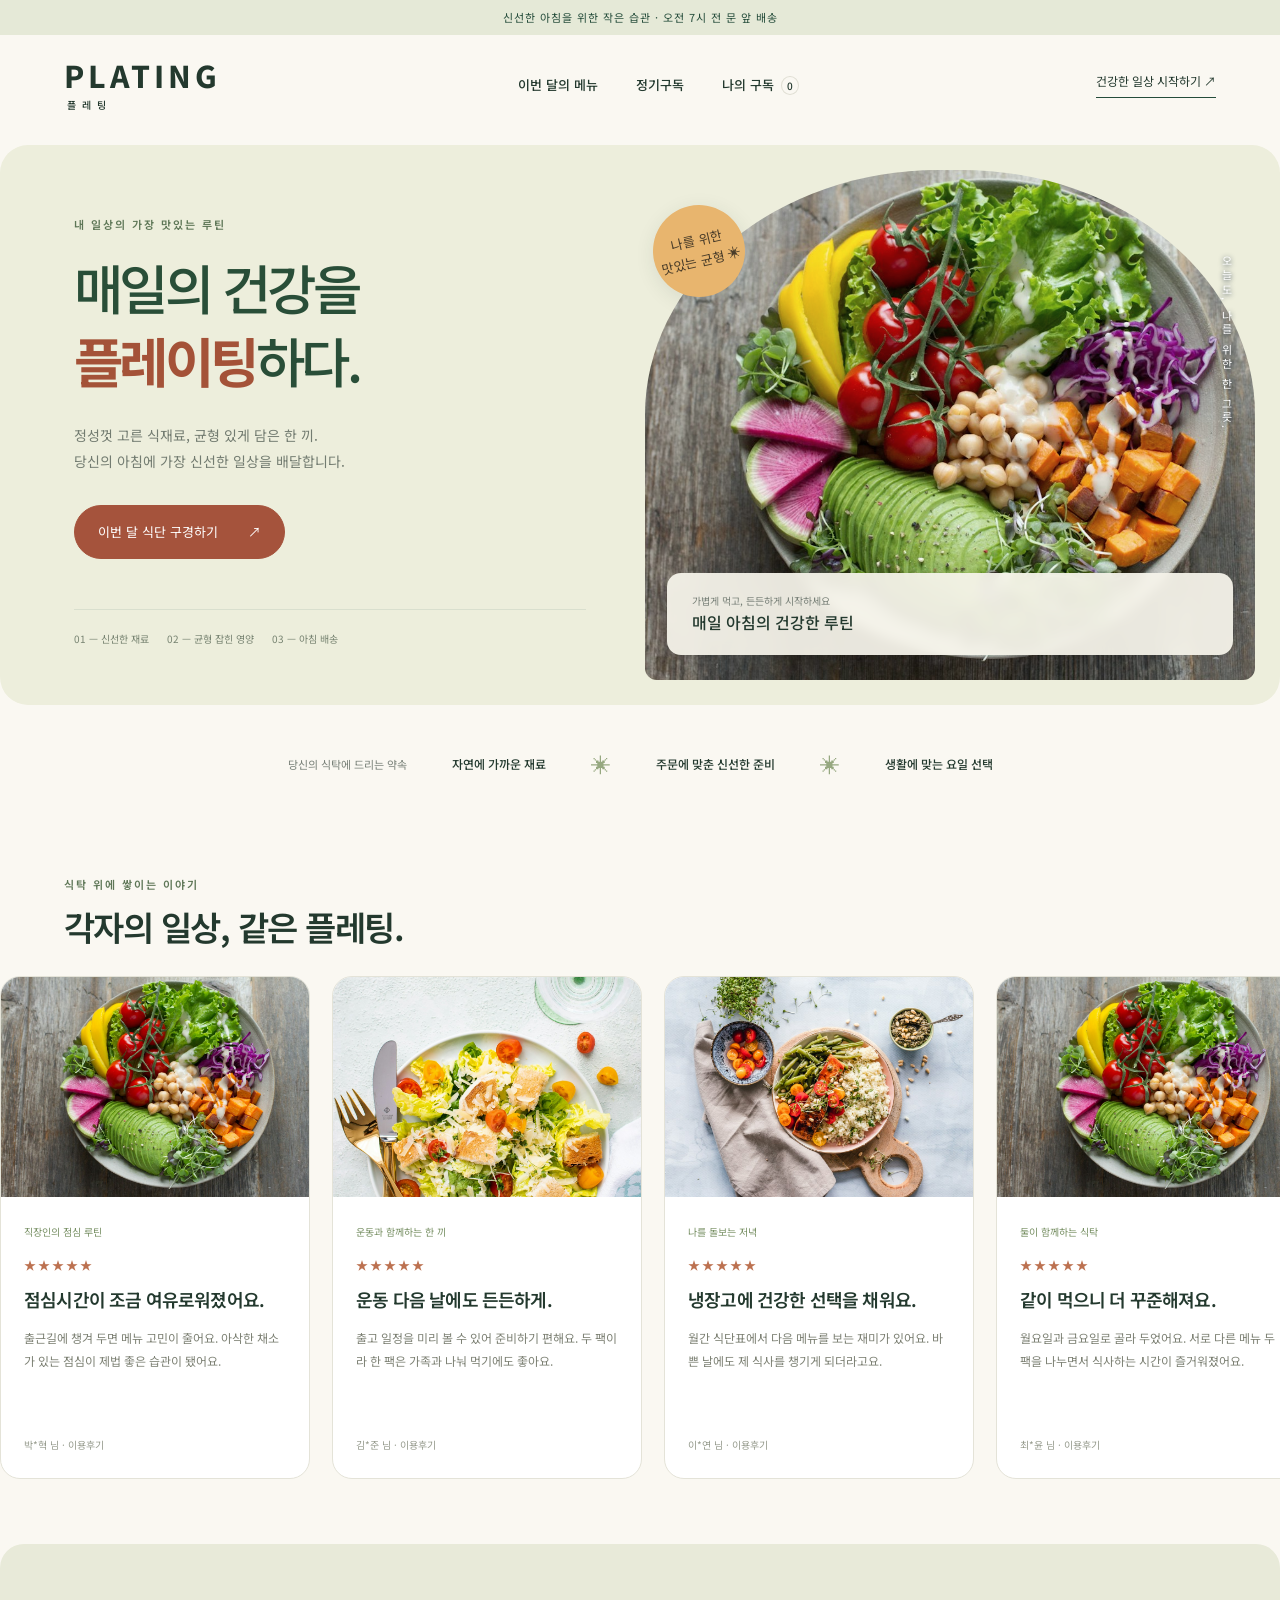
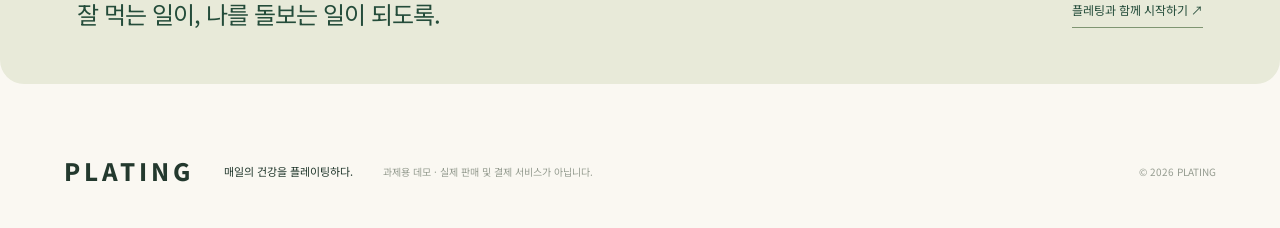
<file: plating/index.html>
<!doctype html>
<html lang="ko"><head><meta charset="UTF-8"><meta name="viewport" content="width=device-width, initial-scale=1"><meta name="description" content="플레팅의 신선한 건강식과 나만의 정기구독"><title>PLATING · 매일의 건강을 플레이팅하다</title><link rel="stylesheet" href="style.css"><script defer src="products.js"></script><script defer src="delivery-config.js"></script><script defer src="delivery.js"></script><script defer src="subscription.js"></script><script defer src="views.js"></script></head>
<body><div class="announcement">신선한 아침을 위한 작은 습관 · 오전 7시 전 문 앞 배송</div><header><a class="logo" href="index.html">PLATING<span>플레팅</span></a><nav aria-label="주 메뉴"><a href="index.html?page=menu">이번 달의 메뉴</a><a href="index.html?page=subscribe">정기구독</a><a href="index.html?page=history">나의 구독 <span id="count">0</span></a></nav><a class="header-cta" href="index.html?page=subscribe">건강한 일상 시작하기 ↗</a></header>
<main><section class="hero" data-page="home"><div class="hero-copy"><p class="eyebrow">내 일상의 가장 맛있는 루틴</p><h1>매일의 건강을<br><em>플레이팅</em>하다.</h1><p class="hero-description">정성껏 고른 식재료, 균형 있게 담은 한 끼.<br>당신의 아침에 가장 신선한 일상을 배달합니다.</p><a class="button" href="index.html?page=menu">이번 달 식단 구경하기 <span>↗</span></a><div class="hero-foot"><span>01 — 신선한 재료</span><span>02 — 균형 잡힌 영양</span><span>03 — 아침 배송</span></div></div><div class="hero-image"><span class="hero-stamp">나를 위한<br>맛있는 균형 ✳</span><img src="assets/photo-1512621776951-a57141f2eefd.jpg" alt="싱싱한 채소와 다채로운 재료로 만든 샐러드"><span class="image-note">오늘도, 나를 위한 한 그릇.</span><div class="floating-label"><span>가볍게 먹고, 든든하게 시작하세요</span><strong>매일 아침의 건강한 루틴</strong></div></div></section>
<section class="brand-strip" data-page="home"><span>당신의 식탁에 드리는 약속</span><strong>자연에 가까운 재료</strong><i>✳</i><strong>주문에 맞춘 신선한 준비</strong><i>✳</i><strong>생활에 맞는 요일 선택</strong></section>
<section class="section monthly-page" id="monthly-page" data-page="menu" hidden><div class="page-intro"><p class="eyebrow">한 달의 맛있는 리듬</p><h1>이번 달의 메뉴</h1><p>매일 달라지는 두 가지 샐러드. 달력에서 미리 만나보세요.</p></div><div class="calendar-toolbar"><div class="month-navigation"><button type="button" id="previous-month" aria-label="이전 달">←</button><h2 id="calendar-title" aria-live="polite"></h2><button type="button" id="next-month" aria-label="다음 달">→</button></div><button class="secondary" id="current-month" type="button">이번 달</button></div><div class="calendar-legend"><span>● 월·수·금 구독 출고</span><span>화·목·토·일은 배송하지 않습니다.</span></div><div class="calendar-scroll" tabindex="0" aria-label="월간 식단 달력, 작은 화면에서는 좌우로 스크롤하세요"><table class="menu-calendar"><caption class="sr-only">월간 일별 샐러드 식단</caption><thead><tr><th scope="col">월</th><th scope="col">화</th><th scope="col">수</th><th scope="col">목</th><th scope="col">금</th><th scope="col">토</th><th scope="col">일</th></tr></thead><tbody id="calendar-body"></tbody></table></div><p class="small muted">월·수·금 출고일에만 메뉴를 자동 편성한 과제용 식단입니다. 출고일당 2팩이며, 아래 상품 상세에서 재료와 영양정보를 확인하세요.</p><a class="button calendar-cta" href="index.html?page=subscribe">요일 선택하고 구독하기 ↗</a></section><section class="section" id="menu" data-page="menu" hidden><div class="section-heading"><div><p class="eyebrow">정성을 담은 오늘의 메뉴</p><h2>맛있게, 가볍게, 균형 있게.</h2></div><p>샐러드부터 든든한 한 끼까지.<br>일상에 맞는 건강함을 골라보세요.</p></div><div class="filters" id="filters" aria-label="상품 카테고리"></div><div class="product-grid" id="products"></div><p class="small muted">상품 및 영양정보는 과제용 샘플입니다. 사진은 연출 이미지로 실제 구성과 다를 수 있습니다.</p></section>
<section class="subscription-section" id="subscribe" data-page="subscribe" hidden><div class="section-heading"><div><p class="eyebrow">나에게 맞추는 건강한 습관</p><h2>당신만의 식단을 시작하세요.</h2></div><p>고정 식단표를 확인하고, 원하는 요일만 선택하세요.<br>결제 없이 구독 신청을 체험할 수 있어요.</p></div><form id="subscription-form"><div class="form-main"><div class="step-title"><span>01</span><h3>나의 구독 구성</h3></div><fieldset class="plan-field"><legend>얼마나 자주 받아볼까요?</legend><div class="option-grid frequency-options">
<label class="option-card"><input type="radio" name="frequency" value="1"><span><strong>주 1회</strong><small>일주일에 2팩</small></span></label>
<label class="option-card"><input type="radio" name="frequency" value="2" checked><span><strong>주 2회</strong><small>일주일에 4팩</small></span></label>
<label class="option-card"><input type="radio" name="frequency" value="3"><span><strong>주 3회</strong><small>일주일에 6팩</small></span></label>
</div></fieldset>
<fieldset class="plan-field"><legend>구독 플랜을 선택해 주세요</legend><div class="option-grid week-options">
<label class="option-card"><input type="radio" name="weeks" value="1"><span><strong>1주 플랜</strong><small>가볍게 시작하기</small></span></label>
<label class="option-card"><input type="radio" name="weeks" value="2"><span><strong>2주 플랜</strong><small>일상에 익숙해지기</small></span></label>
<label class="option-card"><input type="radio" name="weeks" value="3"><span><strong>3주 플랜</strong><small>건강한 루틴 만들기</small></span></label>
<label class="option-card popular-option"><input type="radio" name="weeks" value="4" checked><span><small class="popular-badge">가장 많이 선택한 옵션</small><strong>4주 플랜</strong><small>꾸준히 챙기는 한 달</small></span></label>
</div><p class="small muted">인기 옵션 표시는 과제용 디자인 예시이며 실제 주문 통계가 아닙니다.</p></fieldset>
<fieldset class="plan-field"><legend>받고 싶은 요일을 선택해 주세요 <span id="weekday-hint" class="muted small"></span></legend><div class="option-grid weekday-options">
<label class="option-card"><input type="checkbox" name="weekday" value="1" checked><span><strong>월요일</strong><small>산뜻한 한 주의 시작</small></span></label>
<label class="option-card"><input type="checkbox" name="weekday" value="3" checked><span><strong>수요일</strong><small>주중의 든든한 균형</small></span></label>
<label class="option-card"><input type="checkbox" name="weekday" value="5"><span><strong>금요일</strong><small>가볍게 맞는 주말</small></span></label>
</div></fieldset>
<div class="weekly-menu-heading"><div><p class="eyebrow">메뉴 고민 없이, 요일만 선택하세요</p><h3>첫 출고 주의 식단 미리보기</h3></div><span class="pill">출고 1회당 샐러드 2팩</span></div><div id="weekly-menu" class="weekly-menu-grid"></div>
<p class="small muted">기본 식단은 월간 캘린더와 같습니다. 아래 날짜별 출고 일정에서 기본 메뉴를 유지하거나 대체 샐러드 2팩을 선택할 수 있습니다. 같은 상품 2팩도 가능합니다.</p>
<fieldset class="allergen-panel"><legend>⚠ 확인할 알레르기 성분 <span class="muted small">해당 성분이 포함된 메뉴는 빨간색으로 안내합니다. 기본 그대로 주문하거나, 아래 출고 일정에서 대체 샐러드 두 팩을 골라보세요.</span></legend><div id="allergens" class="check-row"></div><div id="allergy-warning" class="allergy-warning" role="status" aria-live="polite" hidden></div></fieldset>
<label class="start-date-label">구독 시작일<input type="date" name="start" required><small>선택한 날짜 이후 첫 선택 요일부터 시작하며, 7일을 1주로 계산합니다.</small></label>
<div class="schedule-header"><h4>나의 출고 일정 · 메뉴 변경</h4><span class="small muted">기본 식단 유지 또는 대체 2팩 선택</span></div><div id="schedule"></div><p class="form-error" id="menu-error" role="alert"></p><div class="step-title"><span>02</span><h3>배송받을 정보</h3></div><div class="form-grid"><label>이름<input name="customer" required maxlength="40" autocomplete="name" placeholder="받으시는 분 성함"></label><label>연락처<input name="phone" type="tel" required pattern="[0-9+ ()-]{9,20}" autocomplete="tel" placeholder="010-1234-5678"></label></div><section class="delivery-check" aria-labelledby="delivery-title"><p class="eyebrow">플레팅 배송지역 확인</p><h3 id="delivery-title">더 많은 곳보다, 더 신선하게.</h3><p>플레팅은 고객님께 가장 신선한 한 끼를 전해드리기 위해 배송지역을 한정하여 운영합니다.</p><span class="delivery-area-badge">대구 동구 · 중구 · 수성구 일부 · 북구 일부</span><p class="small muted">수성구 파동과 북구 칠곡권역은 제외됩니다. 출고는 월·수·금에만 진행합니다.</p><label for="delivery-address">배송지 도로명 또는 지번 주소</label><div class="address-search-row"><input id="delivery-address" name="address" required maxlength="250" autocomplete="street-address" placeholder="예: 대구광역시 동구 아양로 207"><button id="address-search-button" class="button" type="button">배송지 확인</button></div><div id="address-candidates" class="address-candidates"></div><div id="delivery-map" class="delivery-map" role="region" aria-label="검색한 배송지의 카카오 지도">주소 확인 후 검색한 위치가 지도에 표시됩니다.</div><div id="delivery-result" class="delivery-result unchecked" role="status" aria-live="polite">배송 주소를 검색하고 배송 가능 여부를 확인해 주세요.</div><p id="delivery-region" class="small muted"></p><label>상세 주소<input name="addressDetail" maxlength="120" autocomplete="address-line2" placeholder="동·호수 등 상세 주소 (선택)"></label><p class="small muted">주소 검색 시 입력 주소와 좌표는 카카오 API로 전송됩니다. 이름·연락처와 구독 내역은 이 브라우저에만 저장됩니다.</p><details class="delivery-api-help"><summary>카카오 API 설정 및 배송지역 테스트</summary><p>등록할 현재 JavaScript SDK 도메인: <code id="kakao-origin"></code></p><label>카카오 JavaScript 키<input id="kakao-key" type="password" autocomplete="off" placeholder="발급받은 JavaScript 키 · 저장하지 않습니다"></label><p><strong>‘카카오 지도 설정이 필요합니다’ 안내는 JavaScript 키가 입력되지 않았다는 뜻입니다.</strong> 키는 delivery-config.js에서도 설정할 수 있습니다. 카카오 Developers → 내 애플리케이션 → 앱 생성 → 앱 설정 → 앱 → 플랫폼 키에서 JavaScript 키를 확인하세요. 해당 키의 JavaScript SDK 도메인에 현재 주소의 출처(예: http://127.0.0.1:5500)를 등록하고, 키를 위 입력란에 붙여 넣은 뒤 배송지 확인을 다시 누르세요. 파일 더블클릭 대신 Live Server로 실행해야 합니다.</p><a href="https://apis.map.kakao.com/web/guide/" target="_blank" rel="noopener">공식 설정 안내 ↗</a><p>아래 주소는 테스트용 관공서·행정복지센터 주소입니다. 실제 API 응답으로 판별하며 미리 배송 가능으로 지정하지 않습니다.</p><div class="delivery-test-addresses"><button type="button" data-test-address="대구광역시 동구 아양로 207">동구청</button><button type="button" data-test-address="대구광역시 중구 국채보상로139길 1">중구청</button><button type="button" data-test-address="대구광역시 수성구 파동로22길 7">파동 행정복지센터</button><button type="button" data-test-address="대구광역시 북구 칠곡중앙대로52길 32">태전2동 행정복지센터</button></div></details></section><p class="delivery-note">☀ 아침 배송 · 배송일 오전 7시 전 도착 예정</p></div><aside class="summary"><p class="eyebrow">선택한 구독을 한눈에</p><h3>주문 요약</h3><p class="summary-plan" id="summary-title">주 2회 · 4주 플랜</p><div id="summary-lines"></div><div class="total"><span>예상 결제금액</span><strong id="total">0원</strong></div><p class="small muted">배송비 무료 · 실제 결제는 진행되지 않습니다.<br>출고 날짜별로 편성된 식단 판매가를 합산합니다.</p><label class="consent"><input name="consent" type="checkbox" required> 이 기기의 브라우저에 이름, 연락처, 주소와 구독 내역을 저장하는 데 동의합니다.</label><button class="button" type="submit" id="submit-button">정기구독 신청하기 ↗</button><button class="text-button" type="button" id="cancel-edit" hidden>수정 취소</button><p class="small muted">회원가입 없는 과제용 서비스입니다. 이름·연락처와 구독 내역은 이 브라우저에만 저장됩니다. 주소 검색 시 주소·좌표는 카카오에 전송됩니다. 공용 기기에서는 이용 후 내역을 삭제해 주세요.</p><p id="form-message" role="status"></p></aside></form></section>
<section class="section" id="history" data-page="history" hidden><div class="section-heading"><div><p class="eyebrow">함께 만드는 꾸준한 일상</p><h2>나의 구독 내역</h2></div><span class="small muted">현재 브라우저에 저장된 내역만 표시됩니다.</span></div><div id="subscriptions"></div></section><section class="reviews-section" data-page="home" aria-label="이용후기"><div class="section-heading"><div><p class="eyebrow">식탁 위에 쌓이는 이야기</p><h2>각자의 일상, 같은 플레팅.</h2></div></div><div class="reviews-window" tabindex="0" aria-label="자동으로 흐르는 이용후기. 끊김 없이 계속 재생됩니다."><div class="reviews-track" id="reviews-track"></div></div></section><section class="closing" data-page="home"><p>잘 먹는 일이, 나를 돌보는 일이 되도록.</p><a href="index.html?page=subscribe">플레팅과 함께 시작하기 ↗</a></section></main><footer><a class="logo" href="index.html">PLATING</a><p>매일의 건강을 플레이팅하다.</p><span>과제용 데모 · 실제 판매 및 결제 서비스가 아닙니다.</span><small>© 2026 PLATING</small></footer><dialog id="delete-dialog"><h3>구독을 취소하고 삭제할까요?</h3><p>삭제한 내역은 복구할 수 없습니다.</p><div class="radio-row"><button id="keep-subscription" class="secondary">유지하기</button><button id="confirm-delete" class="button">취소 및 삭제</button></div></dialog></body></html>
</file>
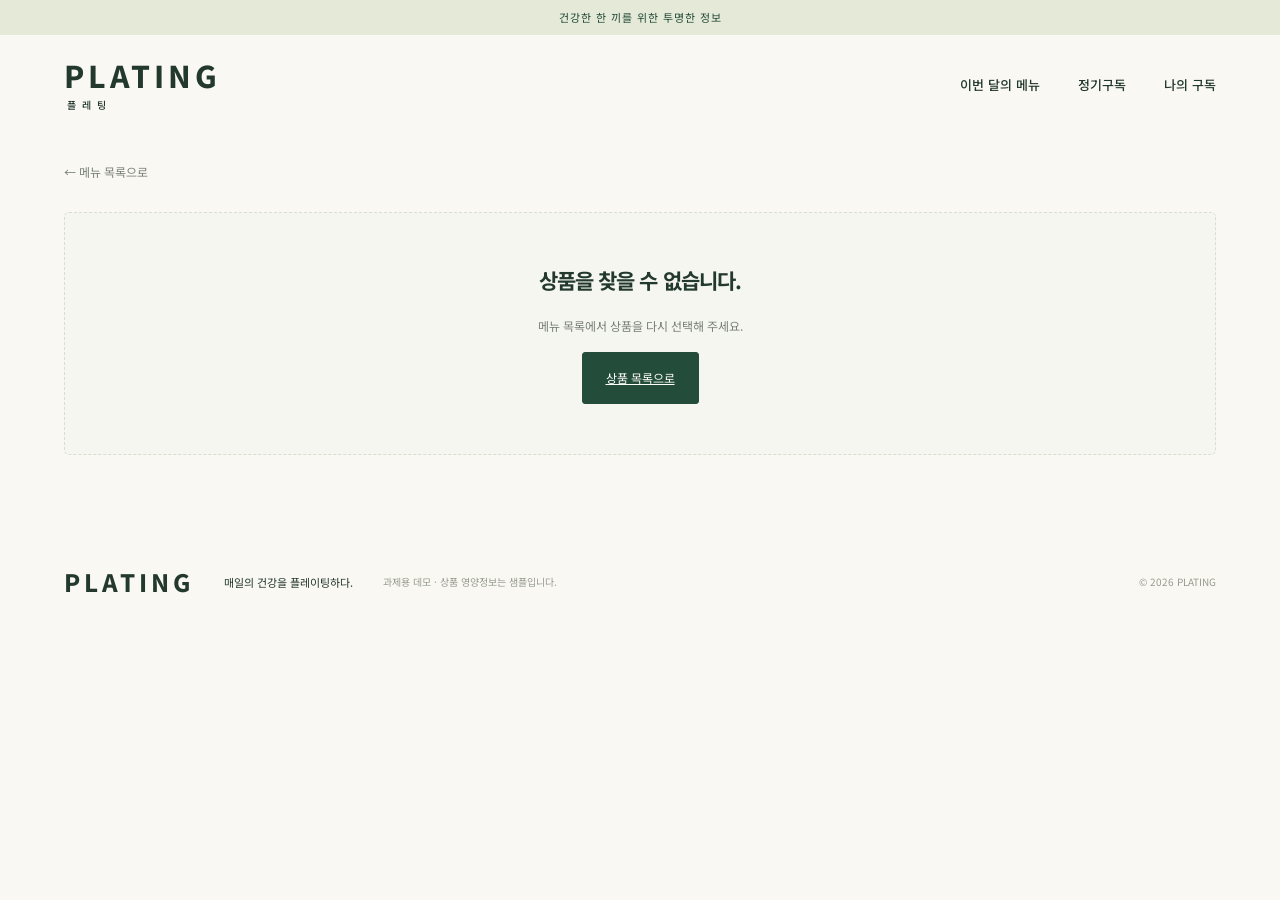
<file: plating/detail.html>
<!doctype html><html lang="ko"><head><meta charset="UTF-8"><meta name="viewport" content="width=device-width, initial-scale=1"><title>상품 상세 · PLATING</title><link rel="stylesheet" href="style.css"><script defer src="products.js"></script><script defer src="api.js"></script></head><body><div class="announcement">건강한 한 끼를 위한 투명한 정보</div><header><a class="logo" href="index.html">PLATING<span>플레팅</span></a><nav><a href="index.html?page=menu">이번 달의 메뉴</a><a href="index.html?page=subscribe">정기구독</a><a href="index.html?page=history">나의 구독</a></nav></header><main class="detail-main"><a class="back-link" href="index.html?page=menu">← 메뉴 목록으로</a><div id="product-detail"></div><section class="api-section"><div class="section-heading"><div><p class="eyebrow">USDA 공공데이터로 살펴보기</p><h2>비슷한 식품의 영양정보</h2></div><span class="pill">외부 API 실시간 조회</span></div><p>아래는 USDA FoodData Central의 검색 결과입니다. 위 판매 상품의 영양정보와 별개이며, 동일한 제품의 분석값이 아닙니다. USDA SR Legacy 자료의 100g 기준이며, 위 상품 1팩 전체 기준과 차이가 있습니다.</p><form id="api-form" class="api-form"><label>식품 검색어<input id="api-query" required maxlength="40"></label><label>USDA API 인증키<input id="api-key" type="password" placeholder="미입력 시 공식 DEMO_KEY 사용" autocomplete="off"></label><button class="button" type="submit">영양정보 조회 ↗</button></form><p class="small muted">입력한 키는 저장하지 않습니다. 브라우저에서 직접 API를 호출하므로 요청 URL에 인증키가 포함됩니다.</p><p id="api-status" role="status" aria-live="polite"></p><div id="api-results"></div><details><summary>USDA API 키 발급 및 연결 안내</summary><ol><li><a href="https://fdc.nal.usda.gov/api-key-signup/" target="_blank" rel="noopener">USDA FoodData Central 키 발급 페이지</a>에서 이름과 이메일 등을 입력해 신청합니다.</li><li>발급된 data.gov API 키를 위 USDA API 인증키 입력란에 붙여 넣습니다. 키는 저장하지 않습니다.</li><li>샐러드·오렌지주스·사과주스·샌드위치·도시락은 영문 검색어로 자동 변환합니다. 다른 식품은 영문명으로 검색하세요.</li></ol><p>키 없이도 공식 DEMO_KEY로 실제 요청합니다. 체험 키는 IP당 시간당 30회·일일 50회로 제한됩니다. 직접 요청하는 정적 웹앱에서는 요청 URL의 키를 숨길 수 없습니다. 개인 키를 공개 코드에 저장하지 마세요.</p><a href="https://fdc.nal.usda.gov/api-guide/" target="_blank" rel="noopener">USDA 공식 API 안내 ↗</a></details></section></main><footer><a class="logo" href="index.html">PLATING</a><p>매일의 건강을 플레이팅하다.</p><span>과제용 데모 · 상품 영양정보는 샘플입니다.</span><small>© 2026 PLATING</small></footer></body></html>
</file>
<file: plating/style.css>
@import url('https://fonts.googleapis.com/css2?family=Noto+Sans+KR:wght@400;500;600;700;800&display=swap');
:root{--green:#173e30;--green2:#285b44;--lime:#d7e6b6;--cream:#f7f7ef;--ink:#23392e;--muted:#788078;--line:#dfe4d9}*{box-sizing:border-box}html{scroll-behavior:smooth;scroll-padding-top:100px}body{margin:0;background:#fcfcf8;color:var(--ink);font-family:'Noto Sans KR',sans-serif;font-size:14px;line-height:1.7}a{color:inherit;text-decoration:none}button,input,select{font:inherit}button,a,input,select{ -webkit-tap-highlight-color:transparent}button{cursor:pointer}button,a,input,select,summary{outline-offset:5px}button:focus-visible,a:focus-visible,input:focus-visible,select:focus-visible,summary:focus-visible{outline:3px solid #799a5c}button:disabled{cursor:not-allowed;opacity:.5}img{display:block;width:100%;object-fit:cover}h1,h2,h3,h4,p{margin-top:0}h1,h2,h3{letter-spacing:-.045em}h2{font-size:34px;line-height:1.4;font-weight:600;margin-bottom:0}h3{font-size:21px;font-weight:600}p{margin-bottom:15px}.announcement{background:var(--green);color:#edf0df;text-align:center;padding:8px 16px;font-size:11px;letter-spacing:1px}header{height:99px;display:flex;align-items:center;justify-content:space-between;max-width:1440px;margin:auto;padding:0 5%}.logo{font-size:30px;letter-spacing:2px;line-height:1;font-weight:800}.logo span{font-size:10px;display:block;letter-spacing:6px;margin:10px 0 0 3px;font-weight:500}nav{display:flex;gap:38px;font-size:13px;font-weight:500}nav a:hover{color:#6a8946}nav #count{font-size:10px;border:1px solid var(--line);border-radius:50%;padding:1px 5px;margin-left:3px}.header-cta{font-size:12px;border-bottom:1px solid var(--green);padding-bottom:6px}.hero{max-width:1440px;margin:auto;display:grid;grid-template-columns:1fr 1fr;background:var(--cream);min-height:570px}.hero-copy{padding:65px 10% 30px}.eyebrow{font-size:11px;font-weight:600;letter-spacing:2px;color:#5d7656;margin-bottom:18px}.hero h1{font-size:clamp(38px,4.2vw,64px);font-weight:500;line-height:1.35;letter-spacing:-.065em;margin-bottom:25px}.hero h1 em{font-style:normal;font-weight:700}.hero-description{color:#737c71;font-size:14px;line-height:1.9;margin-bottom:30px}.button{display:inline-flex;align-items:center;justify-content:center;gap:30px;background:var(--green);color:white;border:1px solid var(--green);border-radius:3px;padding:15px 23px;font-size:13px;transition:background .2s,transform .2s}.button:hover{background:var(--green2);transform:translateY(-2px)}.hero-foot{display:flex;gap:18px;font-size:10px;color:#778371;border-top:1px solid #d9dfce;padding-top:20px;margin-top:50px}.hero-image{position:relative;min-height:570px;overflow:hidden}.hero-image>img{height:100%}.image-note{position:absolute;top:25px;right:27px;color:white;writing-mode:vertical-rl;font-size:11px;letter-spacing:3px;text-shadow:0 1px 5px #234}.floating-label{position:absolute;bottom:25px;left:25px;right:25px;background:#ffffffed;padding:19px 25px;border-radius:3px;backdrop-filter:blur(6px)}.floating-label span{display:block;font-size:10px;color:#788078}.floating-label strong{font-size:16px;font-weight:500}.brand-strip{display:flex;justify-content:center;align-items:center;gap:45px;border-bottom:1px solid var(--line);padding:26px 5%;font-size:12px}.brand-strip>span{color:var(--muted);font-size:11px}.brand-strip strong{font-weight:500}.brand-strip i{font-size:20px;color:#96a880;font-style:normal}.section,.subscription-section{padding:75px 5%;max-width:1440px;margin:auto}.section-heading{display:flex;align-items:flex-end;justify-content:space-between;gap:30px;margin-bottom:33px}.section-heading .eyebrow{margin-bottom:10px}.section-heading>p{font-size:12px;color:var(--muted);margin:0;line-height:1.9}.filters{display:flex;gap:10px;margin-bottom:32px;flex-wrap:wrap}.filters button{border:1px solid var(--line);background:transparent;border-radius:30px;padding:9px 24px;font-size:12px;color:#6d786d;transition:.2s}.filters button.active,.filters button:hover{background:var(--green);color:white;border-color:var(--green)}.filters small{margin-left:5px;opacity:.6}.product-grid{display:grid;grid-template-columns:repeat(3,1fr);gap:40px 26px}.product-image{display:block;position:relative;overflow:hidden;border-radius:5px;aspect-ratio:1.2}.product-image img{height:100%;transition:transform .4s}.product-image:hover img{transform:scale(1.05)}.badge{position:absolute;top:15px;left:15px;background:#fcfcf1ed;padding:5px 12px;font-size:10px;border-radius:2px}.round-arrow{position:absolute;bottom:15px;right:15px;width:34px;height:34px;text-align:center;line-height:34px;background:#fff;border-radius:50%}.product-meta{display:flex;justify-content:space-between;color:#738168;font-size:10px;margin:17px 0 6px}.product-card h3{font-size:19px;margin-bottom:5px}.product-card>p{font-size:12px;color:#8a8e84;margin-bottom:18px}.product-bottom{display:flex;justify-content:space-between;align-items:center;border-top:1px solid var(--line);padding-top:12px}.product-bottom strong{font-size:17px}.product-bottom a{font-size:10px;color:#748069}.small{font-size:11px}.muted{color:var(--muted)}.product-grid+.small{margin-top:25px}.subscription-section{background:#eef1e7;border-radius:8px}#subscription-form{display:grid;grid-template-columns:1fr 335px;gap:35px;align-items:start}.form-main{background:#fcfcf8;padding:32px;border-radius:5px}.step-title{display:flex;gap:12px;align-items:center;margin-bottom:22px}.step-title span{font-size:11px;background:#e8eedf;border-radius:50%;padding:5px 9px}.step-title h3{font-size:18px;margin:0}.form-grid{display:grid;grid-template-columns:1fr 1fr;gap:19px}label{display:block;font-size:12px}label>input:not([type=checkbox]):not([type=radio]),label>select{display:block;margin-top:8px;width:100%}input:not([type=checkbox]):not([type=radio]),select{border:1px solid #dce2d4;background:#fff;color:var(--ink);padding:12px;border-radius:3px;min-width:0}input[type=checkbox],input[type=radio]{accent-color:var(--green);width:15px;height:15px;flex-shrink:0}label small{font-size:10px;color:var(--muted);display:block;margin-top:5px}.full{grid-column:1/-1}fieldset{padding:0;border:0;margin:26px 0}legend{font-size:12px;margin-bottom:12px}legend span{display:block;font-size:10px}.radio-row,.check-row{display:flex;gap:20px;flex-wrap:wrap}.radio-row label,.check-row label{display:flex;align-items:center;gap:5px}.check-row{gap:10px}.check-row label{background:#f0f2eb;padding:6px 10px;border-radius:3px;font-size:11px}.schedule-header{display:flex;align-items:center;justify-content:space-between;margin-top:25px}.schedule-header h4{font-size:12px;margin-bottom:10px}.text-button{border:0;background:transparent;color:var(--green);font-size:11px;padding:7px 0;text-decoration:underline;text-underline-offset:4px}.schedule-row{display:grid;grid-template-columns:95px 1fr;gap:10px;padding:10px 0;border-top:1px solid var(--line);align-items:center}.schedule-row>span{font-size:10px}.schedule-row strong{font-size:12px;margin-right:4px}.schedule-row>div{display:flex;gap:6px;flex-wrap:wrap}.schedule-row select{flex:1;font-size:11px;padding:9px;max-width:100%;min-width:130px}.schedule-row select:disabled{opacity:1;background:#f0f2ec;color:#52644c}.form-error{font-size:12px;color:#a34330}.form-error:empty{display:none}#schedule{max-height:420px;overflow:auto;margin-bottom:35px}.delivery-note{font-size:11px;color:#6c7a62;margin-top:18px}.summary{position:sticky;top:22px;background:white;border-radius:5px;padding:28px}.summary h3{font-size:23px;margin-bottom:25px}.summary-line{display:flex;justify-content:space-between;gap:10px;font-size:11px;color:#75816d;margin-bottom:12px}.summary-line strong{color:var(--ink)}.total{display:flex;justify-content:space-between;align-items:center;border-top:1px solid var(--line);margin-top:23px;padding-top:23px;font-size:12px}.total strong{font-size:27px}.consent{display:flex;align-items:flex-start;gap:7px;font-size:10px;line-height:1.8;margin:25px 0 20px}.summary .button{width:100%;font-size:12px}.summary>.small{margin-top:17px;font-size:10px}.summary [role=status]{font-size:12px;color:var(--green2);margin:12px 0 0}.history-card{border:1px solid var(--line);border-radius:5px;padding:28px;margin-bottom:18px;display:flex;justify-content:space-between;gap:25px}.pill{display:inline-block;background:#eaf0df;color:#617851;padding:5px 10px;font-size:10px;border-radius:3px}.history-card h3{margin:12px 0 8px}.history-card p{color:var(--muted);font-size:12px;margin-bottom:5px;overflow-wrap:anywhere}.history-actions{display:flex;flex-direction:column;align-items:end;gap:10px;min-width:130px}.history-actions strong{font-size:22px}.secondary{background:white;border:1px solid var(--line);color:var(--green);padding:10px 23px;border-radius:3px}.secondary:hover{background:var(--cream)}.danger{color:#a35c48}.empty-state{text-align:center;padding:50px 20px;background:#f5f6ef;border:1px dashed #d8dfce;border-radius:5px}.empty-state>span{font-size:30px;color:#8b9d75}.empty-state h3{margin:12px}.empty-state p{font-size:12px;color:var(--muted)}.empty-state a{font-size:12px;text-decoration:underline}.closing{background:var(--green);padding:50px 6%;color:#e7ebdc;display:flex;justify-content:space-between;align-items:center}.closing p{font-size:24px;margin:0;letter-spacing:-1px}.closing a{font-size:12px;border-bottom:1px solid #9cae91;padding-bottom:7px}footer{max-width:1440px;margin:auto;padding:45px 5%;display:flex;gap:30px;align-items:center;flex-wrap:wrap}footer .logo{font-size:24px}footer p{font-size:11px;margin:0}footer span,footer small{font-size:10px;color:#959c90}footer small{margin-left:auto}dialog{border:1px solid var(--line);border-radius:8px;max-width:90%;padding:30px;color:var(--ink)}dialog::backdrop{background:#10281daa}dialog p{color:var(--muted);font-size:12px}.detail-main{max-width:1300px;margin:auto;padding:25px 5% 70px}.back-link{display:inline-block;margin:0 0 30px;color:var(--muted);font-size:12px}.detail-hero{display:grid;grid-template-columns:1fr 1fr;gap:60px}.detail-photo{aspect-ratio:1;height:auto;border-radius:6px}.detail-hero h1{font-size:36px;line-height:1.4}.detail-description{font-size:14px;color:var(--muted)}.detail-price{font-size:28px}.detail-hero .button{margin-top:10px}.ingredients{margin-top:35px}.ingredients h3{font-size:18px}table{border-collapse:collapse;width:100%;font-size:12px;text-align:left}th,td{padding:9px 0;border-bottom:1px solid var(--line)}th{font-weight:500;color:var(--muted)}.allergy-note{font-size:12px;background:#f0f2e8;padding:12px;margin-top:15px}.nutrition-section{margin-top:65px}.nutrition-grid{display:grid;grid-template-columns:repeat(6,1fr);background:#f0f3e8;border-radius:5px;padding:25px 5px}.nutrition-grid>div{text-align:center;border-right:1px solid #d8dfce}.nutrition-grid>div:last-child{border:0}.nutrition-grid span{display:block;font-size:11px;color:var(--muted)}.nutrition-grid strong{display:block;font-size:26px;font-weight:500}.nutrition-grid small{font-size:11px;margin-left:4px}.api-section{margin-top:70px;padding-top:40px;border-top:1px solid var(--line)}.api-section>p{font-size:12px;color:var(--muted)}.api-form{display:grid;grid-template-columns:1fr 1.5fr auto;gap:15px;align-items:end;margin-top:25px}.api-form .button{height:49px}.api-status{padding:15px;background:#f1f3eb;border-radius:4px;font-size:12px!important}.api-status.error{background:#fbf0e9;color:#94543f}.api-status.success{background:#e9f1e2;color:#48623c}.api-status.loading{animation:pulse 1.2s infinite}.api-card{border:1px solid var(--line);padding:20px;margin-bottom:15px;border-radius:5px}.api-card h3{font-size:18px;margin-bottom:6px}.api-card dl{display:grid;grid-template-columns:repeat(6,1fr);gap:12px;font-size:12px;margin-bottom:0}.api-card dt{color:var(--muted);font-size:10px}.api-card dd{margin:3px 0 0}details{font-size:12px;margin-top:15px}summary{cursor:pointer;color:var(--green);font-weight:500}details a{text-decoration:underline}details ol{padding-left:20px}code{font-size:12px;background:#eef1e7;padding:2px 5px}.sr-only{position:absolute;width:1px;height:1px;padding:0;margin:-1px;overflow:hidden;clip:rect(0,0,0,0);white-space:nowrap;border:0}[hidden]{display:none!important}@keyframes pulse{50%{opacity:.5}}@media(min-width:1500px){.subscription-section{padding-left:72px;padding-right:72px}}@media(max-width:1000px){.header-cta{display:none}.hero-copy{padding:50px 8% 25px}.hero,.hero-image{min-height:490px}.hero-foot{gap:10px;font-size:8px}.brand-strip{gap:20px;font-size:10px}.brand-strip>span{display:none}.product-grid{gap:30px 18px}#subscription-form{grid-template-columns:1fr 280px;gap:20px}.form-main,.summary{padding:22px}.form-grid{gap:12px}.detail-hero{gap:30px}.detail-hero h1{font-size:29px}.api-form{grid-template-columns:1fr 1fr}.api-form .button{grid-column:1/-1;width:fit-content}}@media(max-width:700px){header{height:82px;padding:0 6%}.logo{font-size:24px}.logo span{font-size:8px;margin-top:8px;letter-spacing:5px}nav{gap:16px;font-size:11px}.announcement{font-size:9px;letter-spacing:.5px}.hero{grid-template-columns:1fr}.hero-copy{padding:40px 7% 28px}.hero h1{font-size:44px}.hero-description{font-size:12px}.hero-foot{margin-top:30px;font-size:9px;gap:18px}.hero-image{min-height:0;height:340px}.floating-label{bottom:18px;left:20px;right:20px;padding:13px 18px}.brand-strip{padding:20px 4%;gap:10px;font-size:9px}.brand-strip i{font-size:15px}.section,.subscription-section{padding:48px 6%}.section-heading{align-items:start;gap:15px;flex-direction:column;margin-bottom:25px}h2{font-size:27px}.eyebrow{font-size:10px;letter-spacing:1px}.section-heading>p{font-size:11px}.filters{gap:7px;margin-bottom:24px}.filters button{padding:8px 14px;font-size:10px}.product-grid{grid-template-columns:repeat(2,1fr);gap:30px 14px}.product-image{aspect-ratio:1}.badge{top:9px;left:9px;font-size:8px;padding:3px 7px}.round-arrow{width:27px;height:27px;line-height:27px;bottom:10px;right:10px}.product-meta{font-size:8px;margin-top:12px}.product-card h3{font-size:15px}.product-card>p{font-size:10px;line-height:1.7;min-height:34px;margin-bottom:12px}.product-bottom strong{font-size:15px}.product-bottom a{font-size:9px}.subscription-section{border-radius:0}#subscription-form{grid-template-columns:1fr}.summary{position:static}.form-main{padding:23px 17px}.form-grid{gap:16px 12px}.schedule-row{grid-template-columns:76px 1fr}.schedule-row>span{font-size:9px}.schedule-row select{font-size:10px}.check-row{gap:6px}.check-row label{padding:5px 7px;font-size:10px}.radio-row{gap:12px}.radio-row label{font-size:11px}.summary .button{font-size:14px}.history-card{padding:20px;flex-direction:column}.history-actions{flex-direction:row;flex-wrap:wrap;align-items:center;gap:15px}.history-actions strong{font-size:20px;margin-right:auto}.history-actions .secondary{padding:8px 14px;font-size:11px}.closing{padding:35px 7%;flex-direction:column;align-items:start;gap:18px}.closing p{font-size:20px}footer{gap:15px;padding:35px 6%}footer span{width:100%}footer small{margin-left:0}.detail-main{padding:15px 6% 45px}.detail-hero{grid-template-columns:1fr;gap:28px}.detail-hero h1{font-size:29px}.detail-photo{max-height:400px}.nutrition-section,.api-section{margin-top:45px}.nutrition-grid{grid-template-columns:repeat(3,1fr);gap:22px 0}.nutrition-grid>div:nth-child(3){border:0}.nutrition-grid strong{font-size:24px}.api-form{grid-template-columns:1fr}.api-form .button{width:100%}.api-card dl{grid-template-columns:repeat(3,1fr)}.api-section .pill{font-size:9px}.detail-hero .button{width:100%}}@media(prefers-reduced-motion:reduce){html{scroll-behavior:auto}*,*:before,*:after{animation:none!important;transition:none!important}}
/* 요일별 고정 식단과 펼쳐진 구독 옵션 */
.plan-field{margin:0 0 28px}.plan-field>legend{font-size:13px;font-weight:600;margin-bottom:13px}.option-grid{display:grid;gap:9px}.frequency-options,.weekday-options{grid-template-columns:repeat(3,1fr)}.week-options{grid-template-columns:repeat(2,1fr)}.option-card{position:relative;cursor:pointer}.option-card>input{position:absolute;left:14px;top:15px;margin:0;width:15px;height:15px;z-index:1}.option-card>span{display:flex;flex-direction:column;justify-content:center;min-height:85px;border:1px solid #dce2d4;border-radius:5px;padding:15px 10px 14px 37px;background:white;transition:border-color .2s,background .2s}.option-card strong{font-size:15px;font-weight:600;letter-spacing:-.04em}.option-card small{font-size:10px;color:#7c8675;margin-top:4px;letter-spacing:-.025em}.option-card input:checked+span{background:#edf3e5;border:1px solid var(--green);box-shadow:inset 0 0 0 1px var(--green)}.option-card:hover>span{border-color:#7d9670}.option-card input:focus-visible+span{outline:3px solid #91ac72;outline-offset:3px}.option-card input:disabled+span{opacity:.45;cursor:not-allowed}.week-options .option-card>span{min-height:105px}.option-card .popular-badge{color:var(--green);background:#dce9c9;padding:3px 6px;width:fit-content;font-size:9px;font-weight:700;margin:0 0 5px}.popular-option>input{top:43px}.plan-field>p{margin:9px 0 0;font-size:9px}.weekly-menu-heading{display:flex;justify-content:space-between;gap:10px;align-items:center;margin:30px 0 16px}.weekly-menu-heading .eyebrow{font-size:9px;margin-bottom:5px;letter-spacing:.7px}.weekly-menu-heading h3{font-size:20px;margin-bottom:0}.weekly-menu-heading .pill{font-size:9px;white-space:nowrap}.weekly-menu-grid{display:grid;grid-template-columns:repeat(3,1fr);gap:10px}.weekly-menu-card{border:1px solid var(--line);border-radius:5px;background:#fff;padding:12px;overflow:hidden}.weekly-menu-card.is-selected{border-color:#426c41;background:#f6f9f0}.weekday-title{display:flex;justify-content:space-between;gap:5px;align-items:center;border-bottom:1px solid var(--line);margin-bottom:12px;padding-bottom:10px}.weekday-title h4{font-size:13px;margin:0}.weekday-title>span{font-size:8px;color:#7c8b71}.is-selected .weekday-title>span{color:var(--green)}.weekly-dish{display:block;margin-bottom:14px}.weekly-dish img{height:90px;border-radius:3px;margin-bottom:7px}.weekly-dish strong{font-size:11px;line-height:1.5;display:block;word-break:keep-all}.weekly-dish small{display:block;font-size:8px;color:var(--muted);margin-top:4px}.weekly-allergy{font-size:9px;line-height:1.6;min-height:29px;color:#8a7865;margin-bottom:10px}.weekly-price{border-top:1px solid var(--line);padding-top:10px;display:flex;flex-direction:column}.weekly-price span{font-size:8px;color:var(--muted)}.weekly-price strong{font-size:14px}.weekly-menu-grid+.small{margin-top:12px;font-size:10px}.start-date-label{max-width:340px}.fixed-schedule{grid-template-columns:92px 1fr}.fixed-schedule>div{font-size:10px;gap:5px}.fixed-schedule small{margin-left:auto;font-size:9px;color:var(--green);white-space:nowrap}.summary-plan{font-size:13px;color:#698054;margin-top:-14px;margin-bottom:25px}.summary-line{align-items:center}.summary-line>strong{text-align:right}.pack-highlight{background:#f0f4e8;padding:12px;border-radius:3px;color:var(--green);margin:17px -10px}.pack-highlight strong{font-size:21px}.summary-warning{font-size:10px;color:#a76b35;background:#fff8e8;padding:10px;border-radius:3px}.summary h3{margin-bottom:20px}
@media(max-width:1000px) and (min-width:701px){#subscription-form{grid-template-columns:1fr 260px}.weekly-menu-grid{grid-template-columns:1fr}.weekly-dish{display:flex;gap:10px;align-items:center}.weekly-dish img{width:70px;height:60px;margin:0}.weekly-menu-card{padding:14px}.weekly-allergy{min-height:0}.weekly-price{flex-direction:row;justify-content:space-between}.option-card>span{padding:35px 8px 10px;min-height:95px}.option-card>input{left:10px;top:12px}.popular-option>input{top:12px}.week-options .option-card>span{min-height:130px}.option-card strong{font-size:13px}}
@media(max-width:700px){.option-card>span{padding:36px 9px 12px;min-height:102px}.option-card>input{left:11px;top:12px}.option-card strong{font-size:15px}.option-card small{font-size:9px}.week-options .option-card>span{min-height:128px;padding-top:34px}.popular-option>input{top:12px}.option-card .popular-badge{font-size:9px}.weekly-menu-grid{gap:7px}.weekly-menu-card{padding:9px}.weekly-dish img{height:70px}.weekly-dish strong{font-size:10px;min-height:30px}.weekly-dish small{font-size:8px}.weekday-title{display:block}.weekday-title>span{display:block;margin-top:3px}.weekly-allergy{font-size:8px;min-height:38px}.weekly-price strong{font-size:13px}.weekly-menu-heading{align-items:start}.weekly-menu-heading .pill{font-size:8px;padding:5px}.weekly-menu-heading .eyebrow{font-size:8px}.weekly-menu-heading h3{font-size:18px}.fixed-schedule{grid-template-columns:80px 1fr}.fixed-schedule>div{font-size:9px}.summary{padding:25px}.summary-plan{font-size:14px}}
/* 플레팅만의 둥근 식탁 모티프와 코럴 포인트 */
:root{--green:#244c3a;--green2:#40684c;--cream:#f4f0e5;--line:#e0dfd4;--accent:#bf6043}body{background:#faf8f2}.announcement{background:#e5e9d7;color:var(--green)}header{height:100px}header nav a{padding:8px 0}header nav a[aria-current=page]{color:var(--accent);border-bottom:2px solid var(--accent)}.logo{letter-spacing:4px}.hero{position:relative;max-width:1320px;margin:10px auto 0;background:#edeedc;border-radius:28px;min-height:560px;padding:25px;overflow:hidden;gap:10px}.hero-copy{padding:45px 8% 30px}.hero h1{font-size:clamp(40px,4.2vw,63px);color:#294e38}.hero h1 em{color:#a45238}.hero .button{border-radius:50px;background:#a5533c;border-color:#a5533c}.hero .button:hover{background:#87432f}.hero-image{min-height:500px;border-radius:48% 48% 12px 12px}.hero-image>img{filter:saturate(.85)}.floating-label{border-radius:14px;background:#f8f6eced;left:22px;right:22px;bottom:25px}.hero-stamp{position:absolute;top:24px;left:25px;z-index:2;border-radius:50%;width:92px;height:92px;display:grid;place-content:center;text-align:center;background:#e8b56e;color:#493c29;transform:rotate(-13deg);font-size:13px;line-height:1.6;box-shadow:0 5px 20px #243d331a}.image-note{right:19px;top:85px}.brand-strip{border:0;margin:15px auto 0;max-width:1320px;padding:28px 4%}.closing{background:#e8ead9;color:var(--green);border-radius:24px;max-width:1320px;margin:0 auto 30px}.closing a{border-color:#7f9672}.section,.subscription-section{max-width:1320px}.subscription-section{margin-top:25px;border-radius:24px;background:#eeeee3;padding-top:48px}.summary,.form-main{border-radius:14px}.summary .button{border-radius:8px}.option-card>span{border-radius:9px}.product-image{border-radius:15px}.product-card{background:#fff;border-radius:17px;padding:12px}.product-card .product-meta,.product-card>h3,.product-card>p,.product-bottom{margin-left:8px;margin-right:8px}.product-bottom{padding-bottom:6px}.product-grid{gap:25px}.page-intro{margin-bottom:38px}.page-intro h1{font-size:44px;font-weight:500;margin-bottom:12px}.page-intro>p:last-child{color:var(--muted);font-size:13px}.monthly-page{padding-top:40px;padding-bottom:15px}.calendar-toolbar{display:flex;justify-content:space-between;align-items:center;gap:15px;padding:22px 0;border-top:1px solid var(--line)}.month-navigation{display:flex;align-items:center;gap:22px}.month-navigation h2{font-size:28px;min-width:175px;text-align:center}.month-navigation button{border:1px solid var(--line);border-radius:50%;width:38px;height:38px;background:#fff;color:var(--green)}.calendar-legend{display:flex;gap:18px;font-size:11px;color:#79806c;margin-bottom:15px}.calendar-legend>span:first-child{color:var(--green)}.calendar-scroll{overflow-x:auto;border:1px solid var(--line);border-radius:15px;background:white}.menu-calendar{table-layout:fixed;min-width:900px;border-collapse:separate;border-spacing:0}.menu-calendar th{text-align:center;padding:13px;background:#eeeee3;color:#65775c;font-size:12px}.menu-calendar td{vertical-align:top;padding:12px 9px;border-bottom:1px solid var(--line);border-right:1px solid var(--line);height:190px}.menu-calendar td:last-child{border-right:0}.menu-calendar tr:last-child td{border-bottom:0}.calendar-day{display:flex;align-items:center;justify-content:space-between;gap:3px;margin-bottom:10px}.calendar-day time{font-weight:600;font-size:14px}.calendar-day>span{font-size:8px;background:#e8efdc;color:#436240;padding:2px 5px;border-radius:4px}.calendar-day>small{font-size:8px;color:#aaa99d}.calendar-dish{display:flex;align-items:center;gap:6px;margin-bottom:8px}.calendar-dish img{width:31px;height:35px;border-radius:5px;flex-shrink:0}.calendar-dish span{font-size:9px;line-height:1.5;word-break:keep-all}.calendar-dish:hover span{color:var(--accent)}.calendar-allergens{font-size:8px;line-height:1.5;color:#98806a;margin:8px 0 0}.calendar-empty{background:#f7f6f0}.rest-day{background:#fafaf5}.rest-day .calendar-dish{opacity:.7}.menu-calendar .is-today{box-shadow:inset 0 0 0 2px #b87550}.is-today time{color:#ac563b}.calendar-cta{margin-top:10px;border-radius:50px}.monthly-page+#menu{padding-top:45px}.allergy-warning{background:#fff4e4;border:1px solid #e5c7a2;border-radius:9px;padding:16px;margin-top:16px;color:#8c552c;font-size:11px}.allergy-warning>strong{font-size:12px}.allergy-warning p{margin:8px 0}.allergy-warning ul{margin:5px 0;padding-left:18px}.weekly-menu-card{border-radius:9px}.api-original{font-size:12px;color:#727b6b}.reviews-section{max-width:1440px;padding:65px 0;margin:auto;overflow:hidden}.reviews-section>.section-heading,.reviews-section>p{padding:0 5%}.reviews-section>.section-heading{margin-bottom:15px}.reviews-window{overflow:hidden;margin-top:25px}.reviews-track{display:flex;width:max-content;animation:review-flow 60s linear infinite}.review-group{display:flex;gap:22px;padding-right:22px}.review-card{width:310px;background:white;border:1px solid #e4e3d8;border-radius:20px;overflow:hidden}.review-card>img{height:220px}.review-copy{padding:22px 23px}.review-tag{font-size:10px;color:#789064}.review-stars{font-size:12px;letter-spacing:2px;color:#bc7150;margin:12px 0 9px}.review-copy h3{font-size:18px;margin-bottom:12px}.review-copy p{font-size:12px;line-height:1.9;color:#7d8174;min-height:90px}.review-copy>small{font-size:10px;color:#969b8d}@keyframes review-flow{to{transform:translateX(-50%)}}[data-page]:not([hidden]){animation:page-enter .3s ease-out}@keyframes page-enter{from{opacity:.3;transform:translateY(8px)}to{opacity:1;transform:translateY(0)}}
@media(max-width:1000px){.hero{margin:10px 3% 0;padding:18px}.hero-copy{padding:35px 5% 25px}.hero-image{min-height:460px}.closing{margin-left:3%;margin-right:3%}.calendar-dish img{width:28px}.calendar-day>span{font-size:7px}}
@media(max-width:700px){header{height:90px;gap:16px}header nav{gap:13px;font-size:10px}header .logo{font-size:21px;letter-spacing:2px}.hero{margin:5px 4% 0;padding:18px;border-radius:22px;gap:5px}.hero-copy{padding:17px 3% 18px}.hero h1{font-size:42px}.hero-image{height:330px;min-height:0;border-radius:45% 45% 12px 12px}.hero-stamp{width:77px;height:77px;top:15px;left:15px;font-size:11px}.hero-foot{font-size:8px;gap:13px}.brand-strip{gap:8px;font-size:8px;padding:20px 5%}.brand-strip i{font-size:11px}.subscription-section{margin-top:0;border-radius:0;padding-top:30px}.page-intro h1{font-size:33px}.page-intro{margin-bottom:25px}.page-intro>p:last-child{font-size:11px}.monthly-page{padding-top:28px}.calendar-toolbar{padding:16px 0}.month-navigation{gap:10px}.month-navigation h2{font-size:22px;min-width:140px}.month-navigation button{width:30px;height:30px}.calendar-toolbar>.secondary{font-size:10px;padding:8px 12px}.calendar-legend{gap:9px;font-size:9px;flex-wrap:wrap}.menu-calendar{min-width:850px}.calendar-scroll{border-radius:10px}.calendar-cta{font-size:12px}.reviews-section{padding:45px 0}.reviews-section>.section-heading{align-items:start;gap:15px}.reviews-section .secondary{font-size:10px;padding:8px 12px}.review-card{width:270px;border-radius:16px}.review-card>img{height:185px}.review-copy{padding:18px}.review-copy h3{font-size:17px}.review-copy p{font-size:11px;min-height:83px}.review-group{gap:15px;padding-right:15px}.reviews-section>p{font-size:10px}.closing{border-radius:18px;margin:0 4% 20px;padding:30px 7%}.product-grid{gap:18px 10px}.product-card{padding:7px;border-radius:12px}.product-card .product-meta,.product-card>h3,.product-card>p,.product-bottom{margin-left:3px;margin-right:3px}.product-card h3{font-size:14px}.weekly-menu-heading{flex-direction:column;gap:8px}.weekday-title>span{font-size:8px}footer{padding-top:30px}}
@media(prefers-reduced-motion:reduce){.reviews-track{animation:none;transform:none}.reviews-window{overflow-x:auto}.review-group[aria-hidden=true]{display:none}[data-page]:not([hidden]){animation:none}}
.hero-image{overflow:visible;border-radius:0}.hero-image>img{border-radius:48% 48% 12px 12px}.hero-stamp{left:8px;top:35px}.menu-calendar tbody tr:first-child td.calendar-empty{height:auto}
/* 알레르기 선택과 위험 메뉴를 분명하게 안내합니다. */
.allergen-panel{border:2px solid #d5a164;border-radius:14px;background:#fff8ed;padding:20px;margin:28px 0}.allergen-panel legend{padding:0 8px;font-size:17px;font-weight:700;color:#864f29}.allergen-panel legend span{font-size:11px;font-weight:400;max-width:480px;line-height:1.8;margin-top:6px}.allergen-panel .check-row{gap:10px;margin-top:6px}.allergen-panel .check-row label{border:1px solid #dec6a7;background:#fff;border-radius:8px;padding:10px 15px;font-size:13px;cursor:pointer}.allergen-panel .check-row label:has(input:checked){background:#a9252f;color:#fff;border-color:#a9252f}.allergen-panel input[type=checkbox]{accent-color:#a9252f;width:17px;height:17px}.allergy-warning{background:#f0f5eb;border-color:#bed0ae;color:#4e653e}.allergy-warning.has-conflicts{background:#b52c37;border:2px solid #98212b;color:#fff;box-shadow:0 5px 16px #a5252920;padding:20px}.allergy-warning.has-conflicts>strong{font-size:16px;line-height:1.7;display:block}.allergy-warning.has-conflicts p{color:#fff2f1;font-size:12px;line-height:1.9}.allergy-warning.has-conflicts li{font-weight:600;font-size:12px}.no-delivery{font-size:10px;line-height:1.9;color:#a2a394;text-align:center;margin:45px 0 0}.delivery-check{margin-top:26px;padding:25px 22px;border:1px solid #d9e0d0;border-radius:13px;background:#f3f5ed}.delivery-check h3{font-size:24px;line-height:1.5;margin-bottom:12px}.delivery-check>p:not(.eyebrow){font-size:12px;color:#78816e}.delivery-area-badge{display:inline-block;padding:8px 12px;border-radius:6px;color:var(--green);background:#e0e9d4;font-size:12px;font-weight:600}.delivery-check>.small{margin-top:12px}.address-search-row{display:flex;gap:8px;margin-top:8px}.address-search-row input{width:100%;min-width:0}.address-search-row .button{white-space:nowrap;padding:12px 15px;border-radius:6px;font-size:12px}.delivery-map{height:250px;width:100%;margin:16px 0;background:#e6eadf;border:1px solid #d6ddcf;border-radius:9px;display:grid;place-content:center;text-align:center;color:#839079;font-size:12px;padding:20px}.delivery-map.is-ready{display:block;padding:0}.delivery-result{white-space:pre-line;font-size:12px;line-height:1.9;padding:16px;border:1px solid #d6ddcf;border-radius:8px;background:#fff;color:#75806b}.delivery-result.eligible{background:#e0f1e2;color:#255f35;border:2px solid #4f8b59;font-weight:500}.delivery-result.ineligible,.delivery-result.error{background:#fff0ef;color:#a02d38;border:2px solid #d9737b}.delivery-result.loading{background:#fff9e9;color:#8a6b2d}.address-candidates{display:grid;gap:8px;margin-top:10px}.address-candidate{border:1px solid #cbd9bf;border-radius:6px;background:white;padding:12px;text-align:left;font-size:12px;color:var(--green)}.address-candidate:hover{background:#e9f1df}.delivery-api-help{padding-top:12px;border-top:1px solid #d6decd}.delivery-api-help>label{margin-top:15px}.delivery-api-help p{font-size:11px;color:#7a826f}.delivery-api-help a{font-size:11px}.delivery-test-addresses{display:flex;flex-wrap:wrap;gap:8px}.delivery-test-addresses button{padding:7px 10px;background:#fff;border:1px solid #ccd7c2;border-radius:5px;color:#526346;font-size:10px}.delivery-check input{background:#fff}.delivery-check+#delivery-note{margin-top:15px}@media(max-width:700px){.allergen-panel{padding:15px 12px}.allergen-panel legend{font-size:15px}.allergen-panel .check-row{gap:7px}.allergen-panel .check-row label{padding:8px 11px;font-size:12px}.allergy-warning.has-conflicts{padding:16px}.allergy-warning.has-conflicts>strong{font-size:14px}.delivery-check{padding:20px 14px}.delivery-check h3{font-size:22px}.address-search-row{flex-direction:column}.address-search-row .button{width:100%}.delivery-map{height:230px}.delivery-area-badge{font-size:11px}}
/* 날짜별 두 팩 대체 선택 */
#schedule{max-height:650px}.shipment-choice{border:1px solid #dce3d3;background:#fff;border-radius:10px;padding:17px;margin-bottom:13px}.shipment-choice.has-allergen{border-color:#d28588;background:#fff8f7}.shipment-heading{display:flex;justify-content:space-between;gap:12px;align-items:center;margin-bottom:13px}.shipment-heading>strong{font-size:13px}.shipment-heading>span{font-size:10px;color:#74826c}.meal-mode-options{display:flex;gap:16px;flex-wrap:wrap;margin-bottom:12px}.meal-mode-options label{display:flex;gap:5px;align-items:center;font-size:11px;cursor:pointer}.default-meals{display:flex;gap:8px;flex-wrap:wrap;font-size:11px;color:#52664a}.default-meals a{background:#eef3e6;padding:5px 9px;border-radius:4px}.replacement-selects{display:grid;grid-template-columns:1fr 1fr;gap:10px}.replacement-selects label{font-size:10px}.replacement-selects select{font-size:11px;width:100%;padding:10px}.shipment-allergy{font-size:10px;background:#b52c37;color:#fff;border-radius:5px;padding:9px 11px;margin:12px 0 8px}.shipment-nutrition{font-size:10px;color:#657a55;margin:10px 0 0}.shipment-nutrition span{color:#99a08f}.shipment-choice>.small{font-size:9px;margin-bottom:0}.schedule-header{align-items:start;gap:10px}.schedule-header>span{font-size:9px;text-align:right}.shipment-choice .text-button{font-size:10px}@media(max-width:700px){.shipment-choice{padding:13px}.shipment-heading{flex-wrap:wrap;gap:4px}.replacement-selects{grid-template-columns:1fr}.meal-mode-options{gap:8px}.meal-mode-options label{font-size:10px}.schedule-header{flex-direction:column;gap:0}.schedule-header>span{margin-bottom:10px}#schedule{max-height:700px}}
</file>
